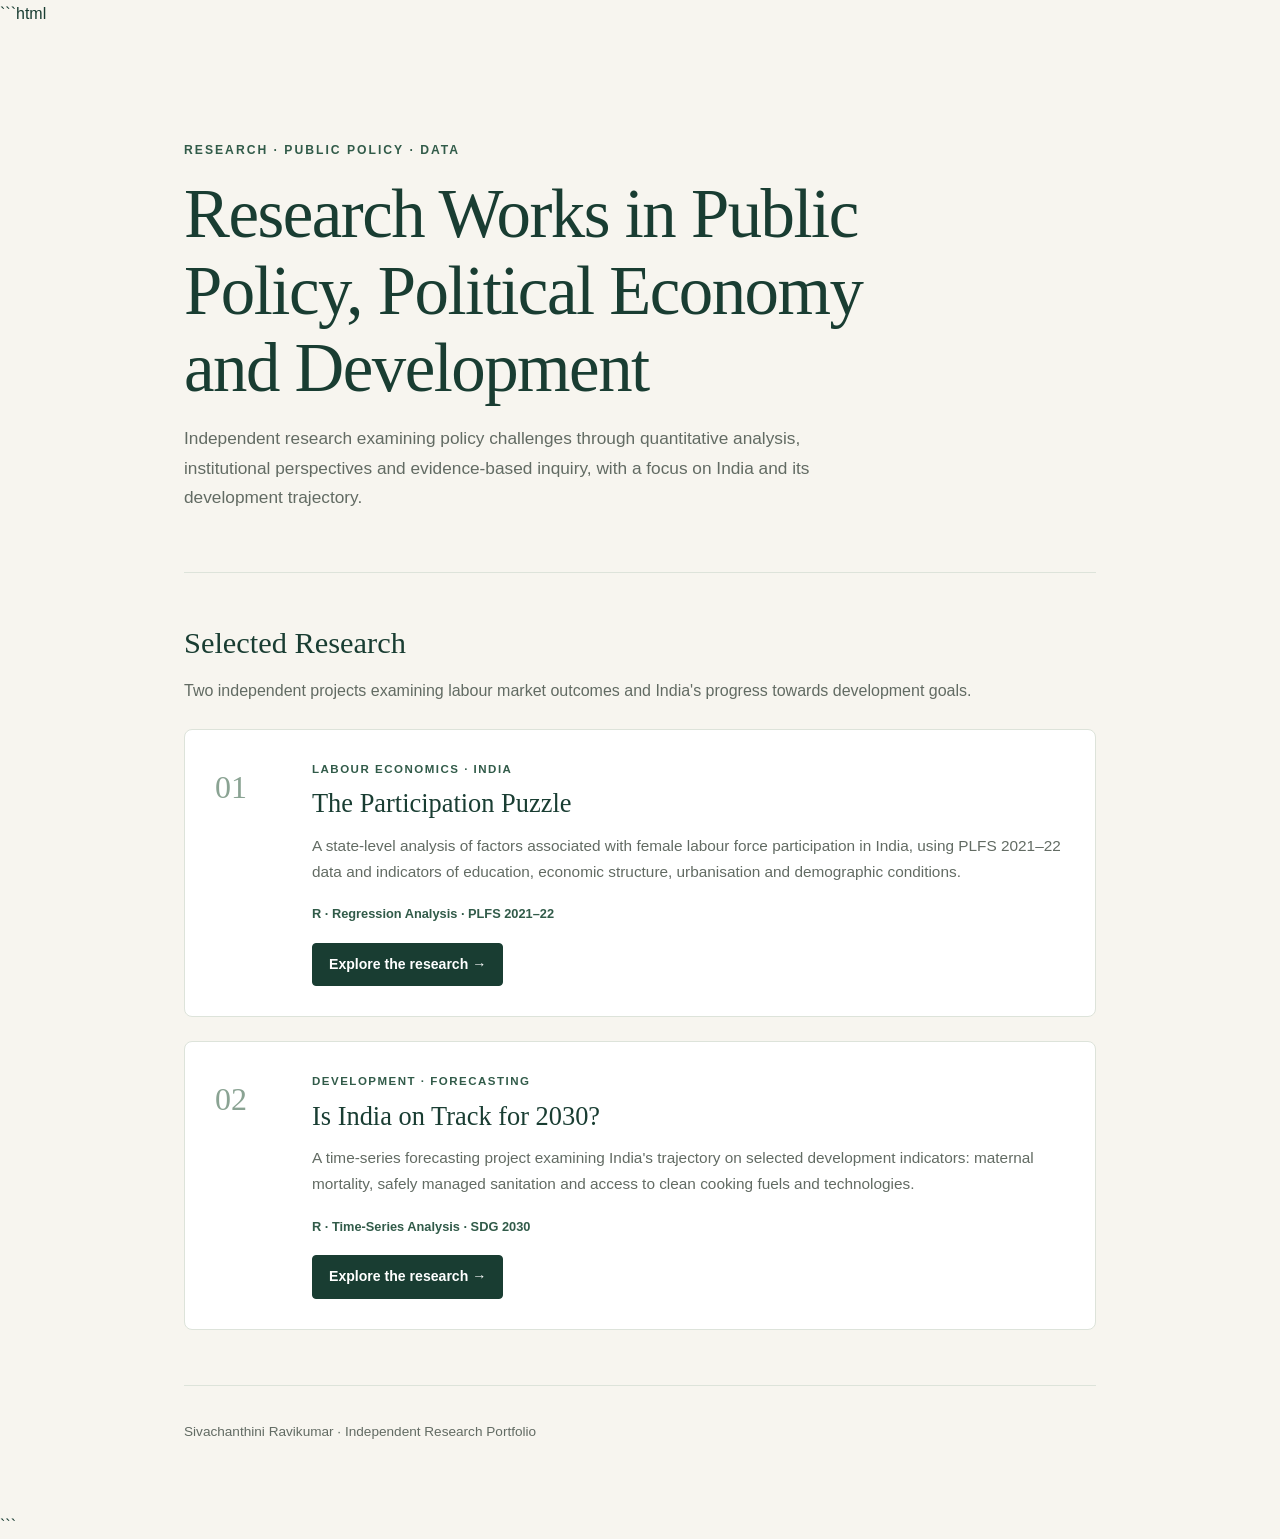
<file: index.html>
```html
<!DOCTYPE html>
<html lang="en">
<head>
  <meta charset="UTF-8">
  <meta name="viewport" content="width=device-width, initial-scale=1.0">

  <meta name="description" content="Sivachanthini's research portfolio featuring applied econometrics, Indian public policy and development forecasting.">

  <title>Sivachanthini | Research & Policy</title>

  <style>
    :root {
      --ivory: #F7F5EF;
      --forest: #193D32;
      --green: #315B49;
      --sage: #8AA393;
      --line: #DDE3DA;
      --muted: #626B63;
      --white: #FFFFFF;
    }

    * {
      box-sizing: border-box;
    }

    body {
      margin: 0;
      background: var(--ivory);
      color: var(--forest);
      font-family: "Segoe UI", Tahoma, Geneva, Verdana, sans-serif;
      line-height: 1.7;
    }

    .container {
      max-width: 960px;
      margin: 0 auto;
      padding: 55px 24px;
    }

    header {
      padding: 46px 0 42px;
      border-bottom: 1px solid var(--line);
    }

    .eyebrow {
      color: var(--green);
      font-size: 0.76rem;
      font-weight: 700;
      letter-spacing: 2px;
      text-transform: uppercase;
    }

    h1 {
      max-width: 700px;
      margin: 15px 0;
      font-family: Georgia, "Times New Roman", serif;
      font-size: clamp(2.5rem, 6vw, 4.3rem);
      font-weight: 500;
      line-height: 1.12;
      letter-spacing: -1.5px;
    }

    .intro {
      max-width: 630px;
      color: var(--muted);
      font-size: 1.08rem;
    }

    .section-heading {
      margin: 45px 0 8px;
      font-family: Georgia, "Times New Roman", serif;
      font-size: 1.9rem;
      font-weight: 500;
    }

    .section-intro {
      margin-top: 0;
      color: var(--muted);
    }

    .project-card {
      display: grid;
      grid-template-columns: 75px 1fr;
      gap: 22px;
      margin-top: 24px;
      padding: 30px;
      background: var(--white);
      border: 1px solid var(--line);
      border-radius: 8px;
    }

    .project-number {
      color: var(--sage);
      font-family: Georgia, "Times New Roman", serif;
      font-size: 2rem;
    }

    .category {
      margin: 0 0 7px;
      color: var(--green);
      font-size: 0.72rem;
      font-weight: 700;
      letter-spacing: 1.5px;
      text-transform: uppercase;
    }

    .project-title {
      margin: 0 0 12px;
      font-family: Georgia, "Times New Roman", serif;
      font-size: 1.65rem;
      font-weight: 500;
      line-height: 1.3;
    }

    .project-desc {
      margin: 0 0 18px;
      color: var(--muted);
      font-size: 0.96rem;
    }

    .project-meta {
      margin-bottom: 18px;
      color: var(--green);
      font-size: 0.8rem;
      font-weight: 600;
    }

    .project-link {
      display: inline-block;
      padding: 9px 16px;
      background: var(--forest);
      border: 1px solid var(--forest);
      border-radius: 4px;
      color: var(--white);
      font-size: 0.88rem;
      font-weight: 600;
      text-decoration: none;
    }

    .project-link:hover {
      background: var(--green);
    }

    footer {
      margin-top: 55px;
      padding-top: 20px;
      border-top: 1px solid var(--line);
      color: var(--muted);
      font-size: 0.85rem;
    }

    @media (max-width: 600px) {
      .container {
        padding: 30px 18px;
      }

      .project-card {
        grid-template-columns: 1fr;
        gap: 8px;
        padding: 23px;
      }

      .project-number {
        font-size: 1.5rem;
      }
    }
  </style>
</head>

<body>
  <main class="container">

    <header>
      <p class="eyebrow">Research · Public Policy · Data</p>

     <h1>Research Works in Public Policy, Political Economy and Development</h1>
      
     <p class="intro">
  Independent research examining policy challenges through
  quantitative analysis, institutional perspectives and
  evidence-based inquiry, with a focus on India and its
  development trajectory.
</p>
    </header>

    <section>
      <h2 class="section-heading">Selected Research</h2>

      <p class="section-intro">
        Two independent projects examining labour market outcomes
        and India's progress towards development goals.
      </p>

      <article class="project-card">
        <div class="project-number">01</div>

        <div>
          <p class="category">Labour Economics · India</p>

          <h3 class="project-title">The Participation Puzzle</h3>

          <p class="project-desc">
            A state-level analysis of factors associated with female
            labour force participation in India, using PLFS 2021–22
            data and indicators of education, economic structure,
            urbanisation and demographic conditions.
          </p>

          <p class="project-meta">
            R · Regression Analysis · PLFS 2021–22
          </p>

          <a class="project-link" href="plfs.html">
            Explore the research →
          </a>
        </div>
      </article>

      <article class="project-card">
        <div class="project-number">02</div>

        <div>
          <p class="category">Development · Forecasting</p>

          <h3 class="project-title">Is India on Track for 2030?</h3>

          <p class="project-desc">
            A time-series forecasting project examining India's
            trajectory on selected development indicators:
            maternal mortality, safely managed sanitation and
            access to clean cooking fuels and technologies.
          </p>

          <p class="project-meta">
            R · Time-Series Analysis · SDG 2030
          </p>

          <a class="project-link" href="sdg.html">
            Explore the research →
          </a>
        </div>
      </article>
    </section>

    <footer>
      <p>
        Sivachanthini Ravikumar · Independent Research Portfolio
      </p>
    </footer>

  </main>
</body>
</html>
```
</file>
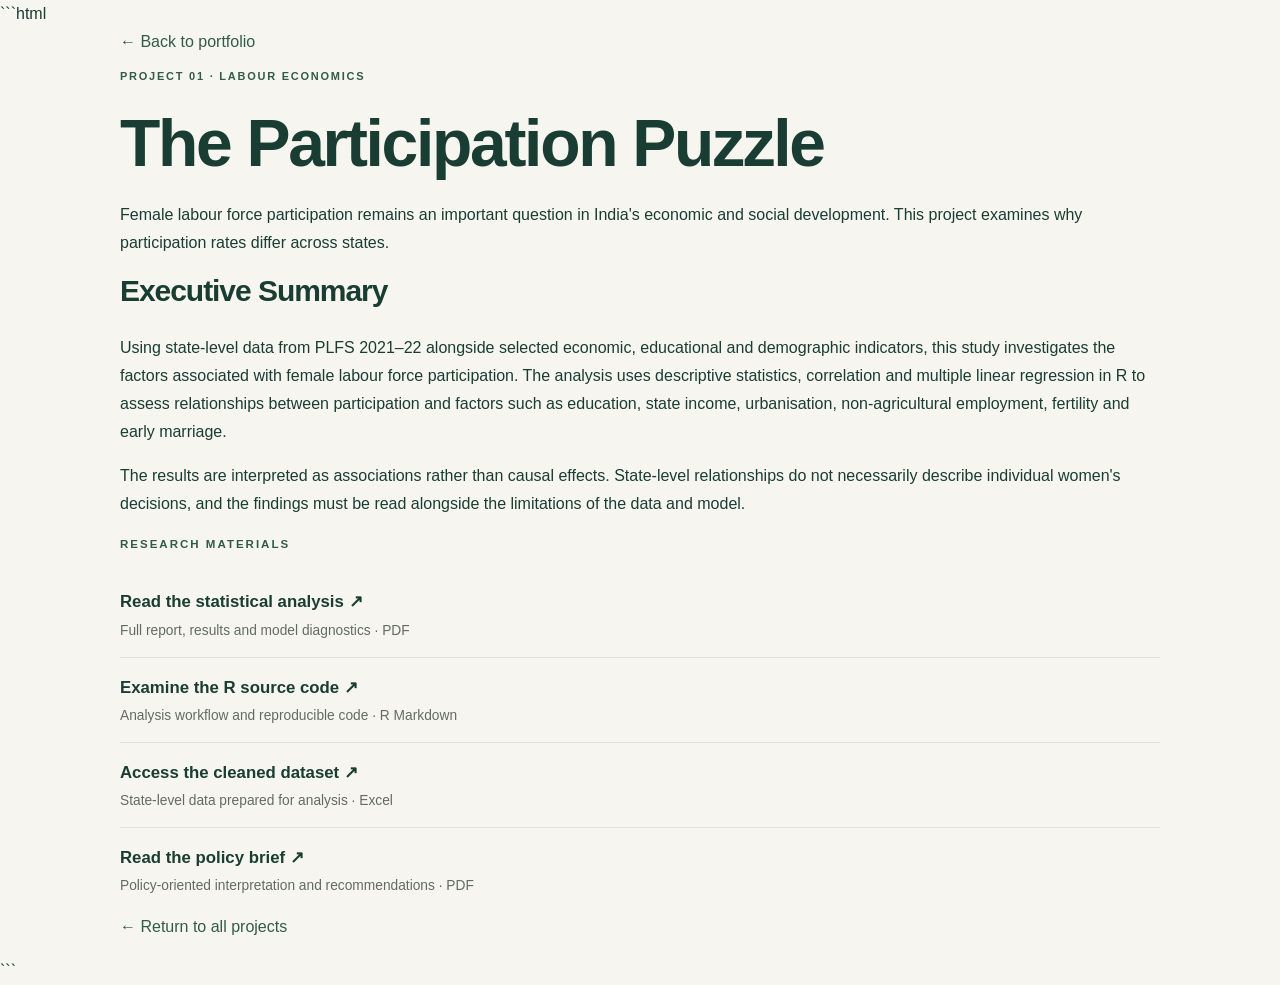
<file: plfs.html>
```html
<!DOCTYPE html>
<html lang="en">
<head>
  <meta charset="UTF-8">
  <meta name="viewport" content="width=device-width, initial-scale=1.0">
  <title>The Participation Puzzle | Research Portfolio</title>
  <link rel="stylesheet" href="style.css">
</head>
<body>
  <main class="container">
    <a href="index.html">← Back to portfolio</a>

    <p class="eyebrow">PROJECT 01 · LABOUR ECONOMICS</p>
    <h1>The Participation Puzzle</h1>

    <p>
      Female labour force participation remains an important question
      in India's economic and social development. This project examines
      why participation rates differ across states.
    </p>

    <h2>Executive Summary</h2>

    <p>
      Using state-level data from PLFS 2021–22 alongside selected
      economic, educational and demographic indicators, this study
      investigates the factors associated with female labour force
      participation. The analysis uses descriptive statistics,
      correlation and multiple linear regression in R to assess
      relationships between participation and factors such as
      education, state income, urbanisation, non-agricultural
      employment, fertility and early marriage.
    </p>

    <p>
      The results are interpreted as associations rather than causal
      effects. State-level relationships do not necessarily describe
      individual women's decisions, and the findings must be read
      alongside the limitations of the data and model.
    </p>

    <div class="project-links">
      <p>
        <a href="Female_LFPR_Analysis.pdf" target="_blank" rel="noopener">
          Read the statistical analysis ↗
        </a>
        <br>
        <span>Full report, results and model diagnostics · PDF</span>
      </p>

      <p>
        <a href="Female_LFPR_Analysis.Rmd" target="_blank" rel="noopener">
          Examine the R source code ↗
        </a>
        <br>
        <span>Analysis workflow and reproducible code · R Markdown</span>
      </p>

      <p>
        <a href="main_female_lfpr_dataset_cleaned.xlsx" target="_blank" rel="noopener">
          Access the cleaned dataset ↗
        </a>
        <br>
        <span>State-level data prepared for analysis · Excel</span>
      </p>

      <p>
        <a href="Beyond_Economic_Growth_Policy_Brief.pdf" target="_blank" rel="noopener">
          Read the policy brief ↗
        </a>
        <br>
        <span>Policy-oriented interpretation and recommendations · PDF</span>
      </p>
    </div>

    <p class="back-link">
      <a href="index.html">← Return to all projects</a>
    </p>
  </main>
</body>
</html>
```
</file>
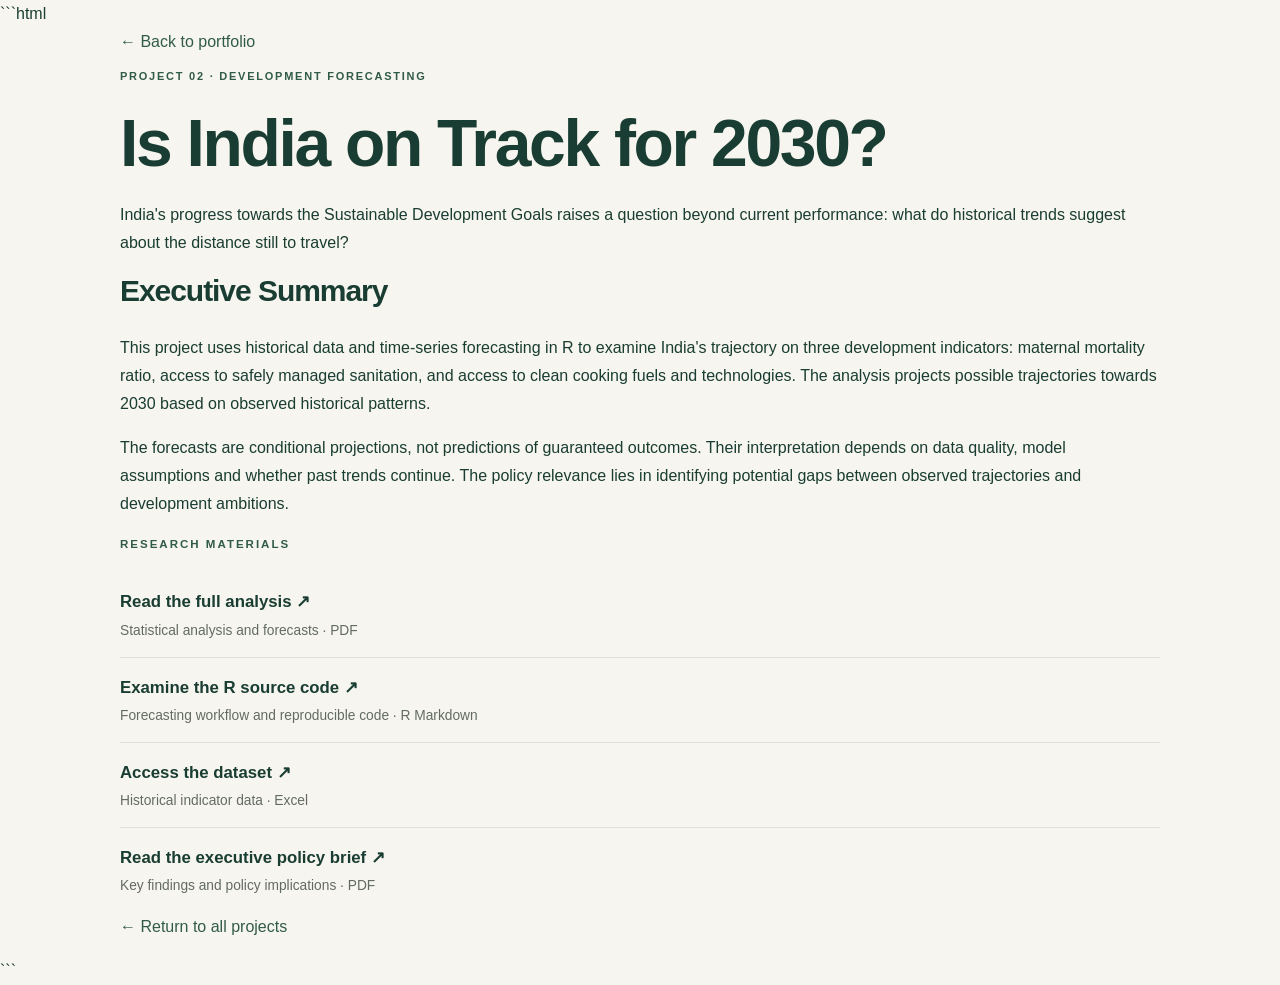
<file: sdg.html>
```html
<!DOCTYPE html>
<html lang="en">
<head>
  <meta charset="UTF-8">
  <meta name="viewport" content="width=device-width, initial-scale=1.0">
  <title>Is India on Track for 2030? | Research Portfolio</title>
  <link rel="stylesheet" href="style.css">
</head>
<body>
  <main class="container">
    <a href="index.html">← Back to portfolio</a>

    <p class="eyebrow">PROJECT 02 · DEVELOPMENT FORECASTING</p>
    <h1>Is India on Track for 2030?</h1>

    <p>
      India's progress towards the Sustainable Development Goals
      raises a question beyond current performance: what do
      historical trends suggest about the distance still to travel?
    </p>

    <h2>Executive Summary</h2>

    <p>
      This project uses historical data and time-series forecasting
      in R to examine India's trajectory on three development
      indicators: maternal mortality ratio, access to safely managed
      sanitation, and access to clean cooking fuels and technologies.
      The analysis projects possible trajectories towards 2030
      based on observed historical patterns.
    </p>

    <p>
      The forecasts are conditional projections, not predictions
      of guaranteed outcomes. Their interpretation depends on data
      quality, model assumptions and whether past trends continue.
      The policy relevance lies in identifying potential gaps between
      observed trajectories and development ambitions.
    </p>

    <div class="project-links">
      <p>
        <a href="SDG_FILE.pdf" target="_blank" rel="noopener">
          Read the full analysis ↗
        </a>
        <br>
        <span>Statistical analysis and forecasts · PDF</span>
      </p>

      <p>
        <a href="SDG_FILE.Rmd" target="_blank" rel="noopener">
          Examine the R source code ↗
        </a>
        <br>
        <span>Forecasting workflow and reproducible code · R Markdown</span>
      </p>

      <p>
        <a href="India_SDG_TimeSeries_RawData.xlsx" target="_blank" rel="noopener">
          Access the dataset ↗
        </a>
        <br>
        <span>Historical indicator data · Excel</span>
      </p>

      <p>
        <a href="India_SDG_Executive_Policy_Brief.pdf" target="_blank" rel="noopener">
          Read the executive policy brief ↗
        </a>
        <br>
        <span>Key findings and policy implications · PDF</span>
      </p>
    </div>

    <p class="back-link">
      <a href="index.html">← Return to all projects</a>
    </p>
  </main>
</body>
</html>
```
</file>
<file: style.css>
:root {
  --ink: #193D32;
  --green: #315B49;
  --sage: #8AA393;
  --paper: #F7F5EF;
  --white: #FFFFFF;
  --muted: #68756D;
  --line: #DDE3DA;
}

* {
  box-sizing: border-box;
}

body {
  margin: 0;
  background: var(--paper);
  color: var(--ink);
  font-family: "Inter", "Segoe UI", Arial, sans-serif;
  font-size: 16px;
  line-height: 1.75;
}

a {
  color: var(--green);
  text-decoration: none;
}

a:hover {
  color: var(--ink);
}

.container {
  width: min(1040px, 88%);
  margin: 0 auto;
}

header {
  border-bottom: 1px solid var(--line);
}

.nav {
  display: flex;
  justify-content: space-between;
  align-items: center;
  gap: 20px;
  padding: 22px 0;
}

.brand {
  color: var(--ink);
  font-size: 14px;
  font-weight: 800;
  letter-spacing: 0.12em;
}

.nav-links {
  display: flex;
  gap: 22px;
  flex-wrap: wrap;
  font-size: 13px;
}

.hero {
  padding: 86px 0 62px;
  max-width: 760px;
}

.eyebrow {
  color: var(--green);
  font-size: 11px;
  font-weight: 800;
  letter-spacing: 0.16em;
  text-transform: uppercase;
}

h1, h2, h3 {
  line-height: 1.2;
  letter-spacing: -0.035em;
}

h1 {
  font-size: clamp(38px, 6vw, 66px);
  margin: 18px 0;
}

h2 {
  font-size: 30px;
  margin-top: 0;
}

h3 {
  font-size: 23px;
  margin: 12px 0;
}

.lead {
  max-width: 650px;
  color: var(--muted);
  font-size: 18px;
}

.section {
  padding: 26px 0 76px;
}

.section-heading {
  border-bottom: 1px solid var(--line);
  padding-bottom: 18px;
  margin-bottom: 26px;
}

.project-grid {
  display: grid;
  grid-template-columns: repeat(2, minmax(0, 1fr));
  gap: 22px;
}

.project-card {
  display: block;
  background: var(--white);
  border: 1px solid var(--line);
  border-radius: 8px;
  padding: 28px;
  transition: border-color 0.2s, transform 0.2s;
}

.project-card:hover {
  border-color: var(--sage);
  transform: translateY(-3px);
}

.project-number {
  color: var(--sage);
  font-size: 12px;
  font-weight: 800;
  letter-spacing: 0.13em;
}

.project-card p {
  color: var(--muted);
  font-size: 14px;
}

.card-link {
  display: inline-block;
  margin-top: 12px;
  font-size: 13px;
  font-weight: 750;
}

.project-intro {
  padding: 64px 0 34px;
  max-width: 780px;
}

.project-intro h1 {
  font-size: clamp(36px, 5vw, 54px);
}

.meta {
  color: var(--muted);
  font-size: 13px;
}

.content-grid {
  display: grid;
  grid-template-columns: minmax(0, 1.4fr) minmax(230px, 0.8fr);
  gap: 48px;
  padding-bottom: 80px;
}

.prose p, .prose li {
  color: #4F5F55;
}

.resource-list {
  list-style: none;
  padding: 0;
  margin: 0;
  border-top: 1px solid var(--line);
}

.resource-list li {
  border-bottom: 1px solid var(--line);
}

.resource-list a {
  display: flex;
  justify-content: space-between;
  align-items: center;
  gap: 12px;
  padding: 15px 0;
  font-size: 14px;
  font-weight: 650;
}

.resource-list a span {
  color: var(--muted);
  font-size: 12px;
  font-weight: 400;
}

.note {
  background: #ECEFE8;
  border-left: 3px solid var(--sage);
  padding: 15px 18px;
  color: #4F5F55;
  font-size: 13px;
}

footer {
  border-top: 1px solid var(--line);
  padding: 24px 0;
  color: var(--muted);
  font-size: 12px;
}

@media (max-width: 680px) {
  .project-grid, .content-grid {
    grid-template-columns: 1fr;
  }

  .hero {
    padding-top: 55px;
  }

  .nav {
    align-items: flex-start;
    flex-direction: column;
  }

  .project-card {
    padding: 23px;
  }
}
```css
/* Research materials panel */

.project-links {
  margin-top: 30px;
  padding: 24px;
  background: #F7F5EF;
  border: 1px solid #DDE3DA;
  border-left: 4px solid #315B49;
  border-radius: 6px;
}

.project-links::before {
  content: "RESEARCH MATERIALS";
  display: block;
  margin-bottom: 18px;
  color: #315B49;
  font-size: 0.72rem;
  font-weight: 700;
  letter-spacing: 2px;
}

.project-links p {
  margin: 0;
  padding: 15px 0;
  border-bottom: 1px solid #DDE3DA;
}

.project-links p:last-child {
  border-bottom: none;
  padding-bottom: 0;
}

.project-links a {
  color: #193D32;
  font-size: 1.05rem;
  font-weight: 700;
  text-decoration: none;
}

.project-links a:hover {
  color: #668B70;
  text-decoration: underline;
}

.project-links span {
  display: inline-block;
  margin-top: 4px;
  color: #626B63;
  font-size: 0.86rem;
  line-height: 1.5;
}
```
</file>
